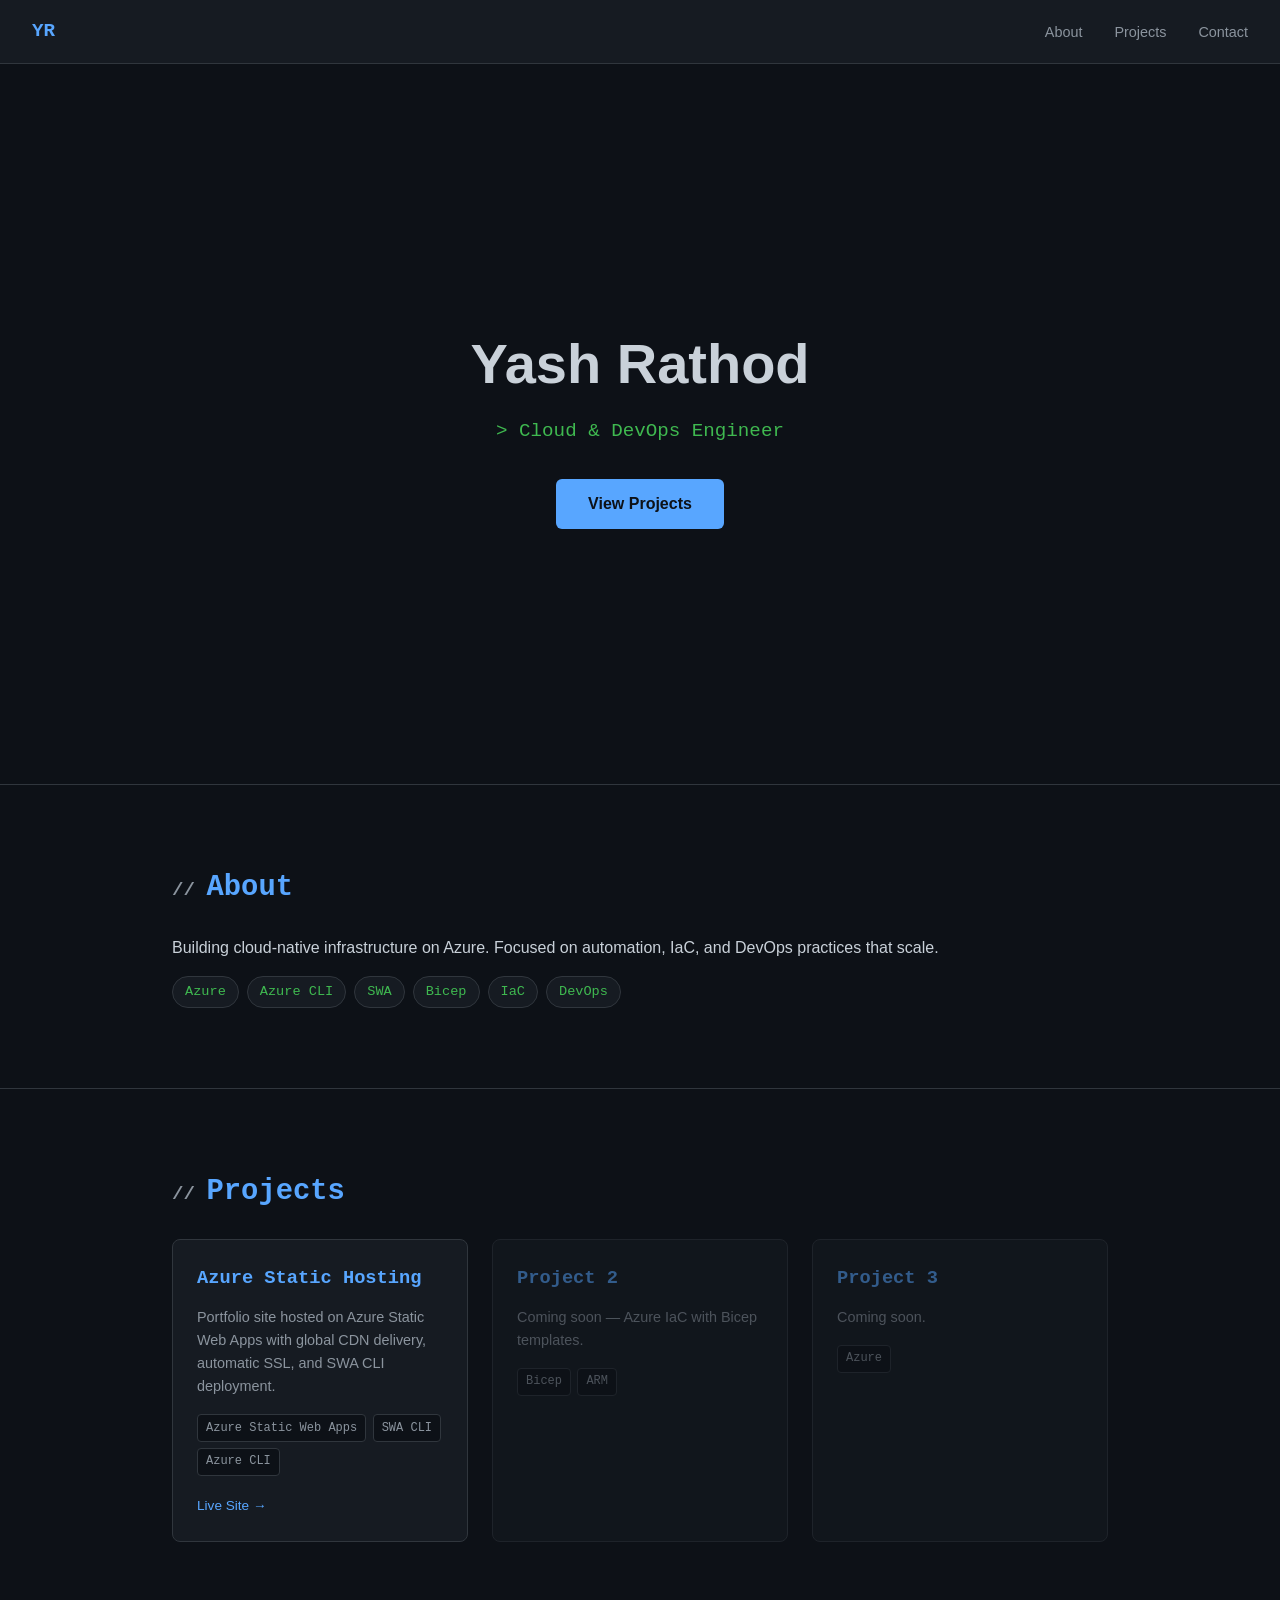
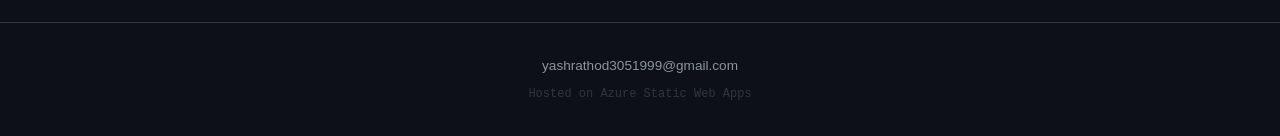
<file: site/index.html>
<!DOCTYPE html>
<html lang="en">

<head>
    <meta charset="UTF-8">
    <meta name="viewport" content="width=device-width, initial-scale=1.0">
    <title>Yash Rathod — Cloud &amp; DevOps Engineer</title>
    <link rel="stylesheet" href="styles.css">
</head>

<body>

    <nav class="navbar">
        <div class="nav-brand">YR</div>
        <ul class="nav-links">
            <li><a href="#about">About</a></li>
            <li><a href="#projects">Projects</a></li>
            <li><a href="#contact">Contact</a></li>
        </ul>
    </nav>

    <section class="hero">
        <div class="hero-content">
            <h1>Yash Rathod</h1>
            <p class="hero-title">Cloud &amp; DevOps Engineer</p>
            <a href="#projects" class="cta-btn">View Projects</a>
        </div>
    </section>

    <section class="about" id="about">
        <div class="container">
            <h2>About</h2>
            <p>Building cloud-native infrastructure on Azure. Focused on automation, IaC, and DevOps practices that
                scale.</p>
            <div class="skills">
                <span class="skill-tag">Azure</span>
                <span class="skill-tag">Azure CLI</span>
                <span class="skill-tag">SWA</span>
                <span class="skill-tag">Bicep</span>
                <span class="skill-tag">IaC</span>
                <span class="skill-tag">DevOps</span>
            </div>
        </div>
    </section>

    <section class="projects" id="projects">
        <div class="container">
            <h2>Projects</h2>
            <div class="project-grid">

                <div class="project-card">
                    <h3>Azure Static Hosting</h3>
                    <p>Portfolio site hosted on Azure Static Web Apps with global CDN delivery, automatic SSL, and SWA CLI deployment.</p>
                    <div class="project-tags">
                        <span>Azure Static Web Apps</span>
                        <span>SWA CLI</span>
                        <span>Azure CLI</span>
                    </div>
                    <a href="https://kind-bush-05ab5de0f.7.azurestaticapps.net" class="project-link" id="live-link">Live Site →</a>
                </div>

                <div class="project-card placeholder">
                    <h3>Project 2</h3>
                    <p>Coming soon — Azure IaC with Bicep templates.</p>
                    <div class="project-tags">
                        <span>Bicep</span>
                        <span>ARM</span>
                    </div>
                </div>

                <div class="project-card placeholder">
                    <h3>Project 3</h3>
                    <p>Coming soon.</p>
                    <div class="project-tags">
                        <span>Azure</span>
                    </div>
                </div>

            </div>
        </div>
    </section>

    <footer id="contact">
        <div class="container">
            <p>yashrathod3051999@gmail.com</p>
            <p class="footer-note">Hosted on Azure Static Web Apps</p>
        </div>
    </footer>

</body>

</html>
</file>
<file: site/styles.css>
:root {
    --bg: #0d1117;
    --surface: #161b22;
    --border: #30363d;
    --text: #c9d1d9;
    --text-muted: #8b949e;
    --accent: #58a6ff;
    --accent-green: #3fb950;
    --mono: 'Courier New', monospace;
}

* {
    margin: 0;
    padding: 0;
    box-sizing: border-box;
}

body {
    background: var(--bg);
    color: var(--text);
    font-family: -apple-system, BlinkMacSystemFont, 'Segoe UI', sans-serif;
    line-height: 1.6;
}

/* ── Navbar ─────────────────────────────────── */
.navbar {
    display: flex;
    justify-content: space-between;
    align-items: center;
    padding: 1rem 2rem;
    background: var(--surface);
    border-bottom: 1px solid var(--border);
    position: sticky;
    top: 0;
    z-index: 100;
}

.nav-brand {
    font-family: var(--mono);
    font-size: 1.2rem;
    color: var(--accent);
    font-weight: bold;
}

.nav-links {
    list-style: none;
    display: flex;
    gap: 2rem;
}

.nav-links a {
    color: var(--text-muted);
    text-decoration: none;
    font-size: 0.9rem;
    transition: color 0.2s;
}

.nav-links a:hover {
    color: var(--accent);
}

/* ── Hero ───────────────────────────────────── */
.hero {
    min-height: 80vh;
    display: flex;
    align-items: center;
    justify-content: center;
    text-align: center;
    padding: 4rem 2rem;
}

.hero h1 {
    font-size: 3.5rem;
    font-weight: 700;
    margin-bottom: 0.5rem;
}

.hero-title {
    font-family: var(--mono);
    color: var(--accent-green);
    font-size: 1.2rem;
    margin-bottom: 2rem;
}

.hero-title::before {
    content: '> ';
}

.cta-btn {
    display: inline-block;
    padding: 0.75rem 2rem;
    background: var(--accent);
    color: var(--bg);
    text-decoration: none;
    border-radius: 6px;
    font-weight: 600;
    transition: opacity 0.2s;
}

.cta-btn:hover {
    opacity: 0.85;
}

/* ── Sections ───────────────────────────────── */
.container {
    max-width: 1000px;
    margin: 0 auto;
    padding: 0 2rem;
}

.about,
.projects {
    padding: 5rem 0;
    border-top: 1px solid var(--border);
}

h2 {
    font-size: 1.8rem;
    margin-bottom: 1.5rem;
    font-family: var(--mono);
    color: var(--accent);
}

h2::before {
    content: '// ';
    color: var(--text-muted);
    font-size: 1.2rem;
}

/* ── Skills ─────────────────────────────────── */
.skills {
    display: flex;
    flex-wrap: wrap;
    gap: 0.5rem;
    margin-top: 1rem;
}

.skill-tag {
    padding: 0.25rem 0.75rem;
    background: var(--surface);
    border: 1px solid var(--border);
    border-radius: 20px;
    font-size: 0.85rem;
    font-family: var(--mono);
    color: var(--accent-green);
}

/* ── Projects ───────────────────────────────── */
.project-grid {
    display: grid;
    grid-template-columns: repeat(auto-fit, minmax(280px, 1fr));
    gap: 1.5rem;
    margin-top: 1rem;
}

.project-card {
    background: var(--surface);
    border: 1px solid var(--border);
    border-radius: 8px;
    padding: 1.5rem;
    transition: border-color 0.2s;
}

.project-card:hover {
    border-color: var(--accent);
}

.project-card.placeholder {
    opacity: 0.5;
}

.project-card h3 {
    font-family: var(--mono);
    color: var(--accent);
    margin-bottom: 0.75rem;
}

.project-card p {
    color: var(--text-muted);
    font-size: 0.9rem;
    margin-bottom: 1rem;
}

.project-tags {
    display: flex;
    flex-wrap: wrap;
    gap: 0.4rem;
    margin-bottom: 1rem;
}

.project-tags span {
    font-size: 0.75rem;
    font-family: var(--mono);
    color: var(--text-muted);
    background: var(--bg);
    border: 1px solid var(--border);
    padding: 0.2rem 0.5rem;
    border-radius: 4px;
}

.project-link {
    color: var(--accent);
    text-decoration: none;
    font-size: 0.85rem;
}

.project-link:hover {
    text-decoration: underline;
}

/* ── Footer ─────────────────────────────────── */
footer {
    border-top: 1px solid var(--border);
    padding: 2rem 0;
    text-align: center;
    color: var(--text-muted);
    font-size: 0.85rem;
}

.footer-note {
    font-family: var(--mono);
    color: var(--border);
    margin-top: 0.5rem;
    font-size: 0.75rem;
}
</file>
